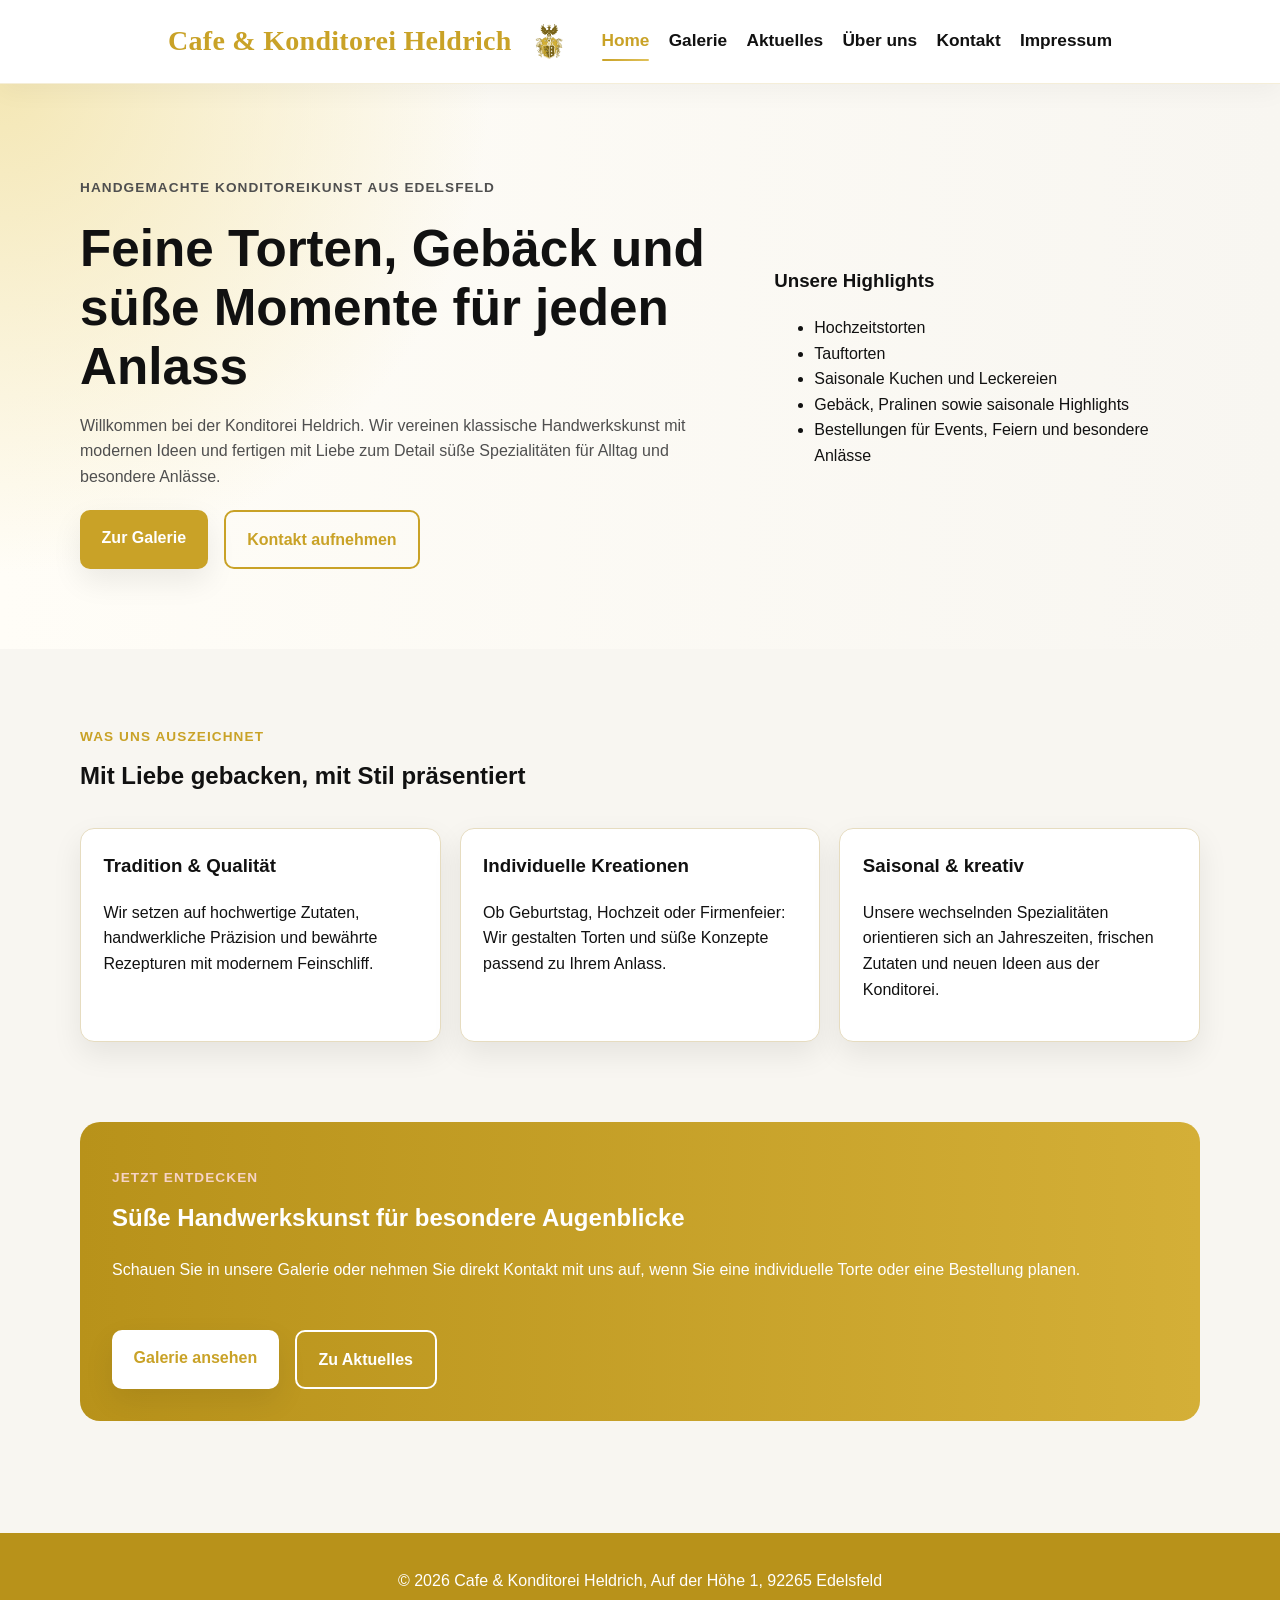
<file: index.html>
<!DOCTYPE html>
<html lang="de">
<head>
  <meta charset="UTF-8">
  <meta name="viewport" content="width=device-width, initial-scale=1.0">
  <title>Konditorei Heldrich - Impressum</title>
  <link rel="stylesheet" href="css/style.css">
</head>
<body>
  <header class="site-header">
    <div class="container header-inner">
      <div class="brand-area">
        <h1 class="logo">Cafe & Konditorei Heldrich</h1>
        <img src="images/logo.png" alt="Logo der Konditorei Heldrich" class="brand-logo">
      </div>

      <nav class="main-nav">
        <ul>
          <li><a href="index.html" class="active">Home</a></li>
          <li><a href="galerie.html">Galerie</a></li>
          <li><a href="aktuelles.html">Aktuelles</a></li>
          <li><a href="ueber-uns.html">Über uns</a></li>
          <li><a href="kontakt.html">Kontakt</a></li>
          <li><a href="impressum.html">Impressum</a></li>
        </ul>
      </nav>
    </div>
  </header>

  <main>
    <section class="hero hero-home">
      <div class="container hero-grid">
        <div class="hero-text">
          <p class="eyebrow">Handgemachte Konditoreikunst aus Edelsfeld</p>
          <h2>Feine Torten, Gebäck und süße Momente für jeden Anlass</h2>
          <p>
            Willkommen bei der Konditorei Heldrich. Wir vereinen klassische Handwerkskunst
            mit modernen Ideen und fertigen mit Liebe zum Detail süße Spezialitäten für Alltag und besondere Anlässe.
          </p>
          <div class="hero-buttons">
            <a href="galerie.html" class="button">Zur Galerie</a>
            <a href="kontakt.html" class="button button-secondary">Kontakt aufnehmen</a>
          </div>
        </div>

        <div class="hero-card">
          <h3>Unsere Highlights</h3>
          <ul>
            <li>Hochzeitstorten</li>
            <li>Tauftorten</li>
            <li>Saisonale Kuchen und Leckereien</li>
            <li>Gebäck, Pralinen sowie saisonale Highlights</li>
            <li>Bestellungen für Events, Feiern und besondere Anlässe</li>
          </ul>
        </div>
      </div>
    </section>

    <section class="content-section">
      <div class="container">
        <div class="section-heading">
          <p class="eyebrow">Was uns auszeichnet</p>
          <h2>Mit Liebe gebacken, mit Stil präsentiert</h2>
        </div>

        <div class="feature-grid">
          <div class="card feature-card">
            <h3>Tradition & Qualität</h3>
            <p>
              Wir setzen auf hochwertige Zutaten, handwerkliche Präzision
              und bewährte Rezepturen mit modernem Feinschliff.
            </p>
          </div>

          <div class="card feature-card">
            <h3>Individuelle Kreationen</h3>
            <p>
              Ob Geburtstag, Hochzeit oder Firmenfeier:
              Wir gestalten Torten und süße Konzepte passend zu Ihrem Anlass.
            </p>
          </div>

          <div class="card feature-card">
            <h3>Saisonal & kreativ</h3>
            <p>
              Unsere wechselnden Spezialitäten orientieren sich an Jahreszeiten,
              frischen Zutaten und neuen Ideen aus der Konditorei.
            </p>
          </div>
        </div>
      </div>
    </section>

    <section class="highlight-section">
      <div class="container highlight-box">
        <div>
          <p class="eyebrow">Jetzt entdecken</p>
          <h2>Süße Handwerkskunst für besondere Augenblicke</h2>
          <p>
            Schauen Sie in unsere Galerie oder nehmen Sie direkt Kontakt mit uns auf,
            wenn Sie eine individuelle Torte oder eine Bestellung planen.
          </p>
        </div>
        <div class="highlight-actions">
          <a href="galerie.html" class="button">Galerie ansehen</a>
          <a href="aktuelles.html" class="button button-secondary">Zu Aktuelles</a>
        </div>
      </div>
    </section>
  </main>

  <footer class="site-footer">
    <div class="container">
      <p>&copy; 2026 Cafe & Konditorei Heldrich, Auf der Höhe 1, 92265 Edelsfeld</p>
    </div>
  </footer>

  <script src="js/main.js"></script>
</body>
</html>
</file>
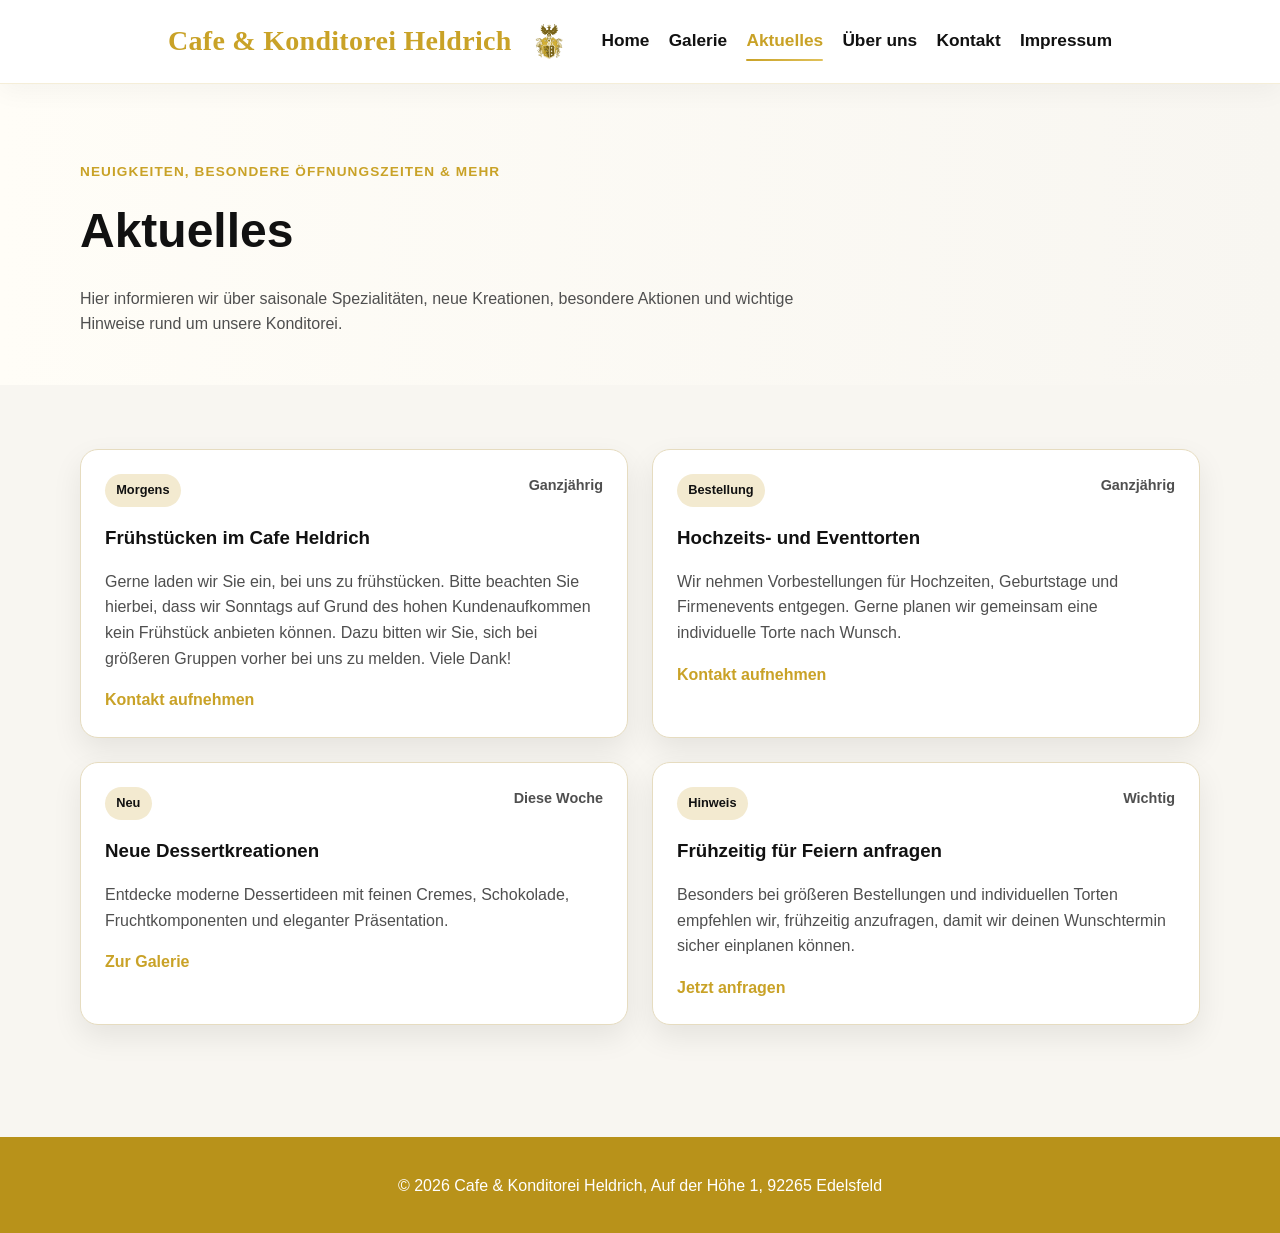
<file: aktuelles.html>
<!DOCTYPE html>
<html lang="de">
<head>
  <meta charset="UTF-8">
  <meta name="viewport" content="width=device-width, initial-scale=1.0">
  <title>Cafe & Konditorei Heldrich - Aktuelles</title>
  <link rel="stylesheet" href="css/style.css">
</head>
<body>
  <header class="site-header">
    <div class="container header-inner">
      <div class="brand-area">
        <h1 class="logo">Cafe & Konditorei Heldrich</h1>
        <img src="images/logo.png" alt="Logo der Konditorei Heldrich" class="brand-logo">
      </div>

      <nav class="main-nav">
        <ul>
          <li><a href="index.html">Home</a></li>
          <li><a href="galerie.html">Galerie</a></li>
          <li><a href="aktuelles.html" class="active">Aktuelles</a></li>
          <li><a href="ueber-uns.html">Über uns</a></li>
          <li><a href="kontakt.html">Kontakt</a></li>
          <li><a href="impressum.html">Impressum</a></li>
        </ul>
      </nav>
    </div>
  </header>

  <main>
    <section class="page-hero">
      <div class="container">
        <p class="eyebrow">Neuigkeiten, besondere Öffnungszeiten & mehr</p>
        <h2>Aktuelles</h2>
        <p class="page-hero-text">
          Hier informieren wir über saisonale Spezialitäten, neue Kreationen,
          besondere Aktionen und wichtige Hinweise rund um unsere Konditorei.
        </p>
      </div>
    </section>

    <section class="content-section">
      <div class="container">
        <div class="news-grid">
          <article class="news-card">
            <div class="news-meta">
              <span class="news-tag">Morgens</span>
              <span class="news-date">Ganzjährig</span>
            </div>
            <h3>Frühstücken im Cafe Heldrich</h3>
            <p>
              Gerne laden wir Sie ein, bei uns zu frühstücken.
              Bitte beachten Sie hierbei, dass wir Sonntags auf Grund des hohen Kundenaufkommen
              kein Frühstück anbieten können.
              Dazu bitten wir Sie, sich bei größeren Gruppen vorher bei uns zu melden.
              Viele Dank!
            </p>
            <a href="kontakt.html" class="text-link">Kontakt aufnehmen</a>
          </article>

          <article class="news-card">
            <div class="news-meta">
              <span class="news-tag">Bestellung</span>
              <span class="news-date">Ganzjährig</span>
            </div>
            <h3>Hochzeits- und Eventtorten</h3>
            <p>
              Wir nehmen Vorbestellungen für Hochzeiten, Geburtstage und Firmenevents entgegen.
              Gerne planen wir gemeinsam eine individuelle Torte nach Wunsch.
            </p>
            <a href="kontakt.html" class="text-link">Kontakt aufnehmen</a>
          </article>

          <article class="news-card">
            <div class="news-meta">
              <span class="news-tag">Neu</span>
              <span class="news-date">Diese Woche</span>
            </div>
            <h3>Neue Dessertkreationen</h3>
            <p>
              Entdecke moderne Dessertideen mit feinen Cremes, Schokolade,
              Fruchtkomponenten und eleganter Präsentation.
            </p>
            <a href="galerie.html" class="text-link">Zur Galerie</a>
          </article>

          <article class="news-card">
            <div class="news-meta">
              <span class="news-tag">Hinweis</span>
              <span class="news-date">Wichtig</span>
            </div>
            <h3>Frühzeitig für Feiern anfragen</h3>
            <p>
              Besonders bei größeren Bestellungen und individuellen Torten empfehlen wir,
              frühzeitig anzufragen, damit wir deinen Wunschtermin sicher einplanen können.
            </p>
            <a href="kontakt.html" class="text-link">Jetzt anfragen</a>
          </article>
        </div>
      </div>
    </section>
  </main>

  <footer class="site-footer">
    <div class="container">
      <p>&copy; 2026 Cafe & Konditorei Heldrich, Auf der Höhe 1, 92265 Edelsfeld</p>
    </div>
  </footer>

  <script src="js/main.js"></script>
</body>
</html>
</file>
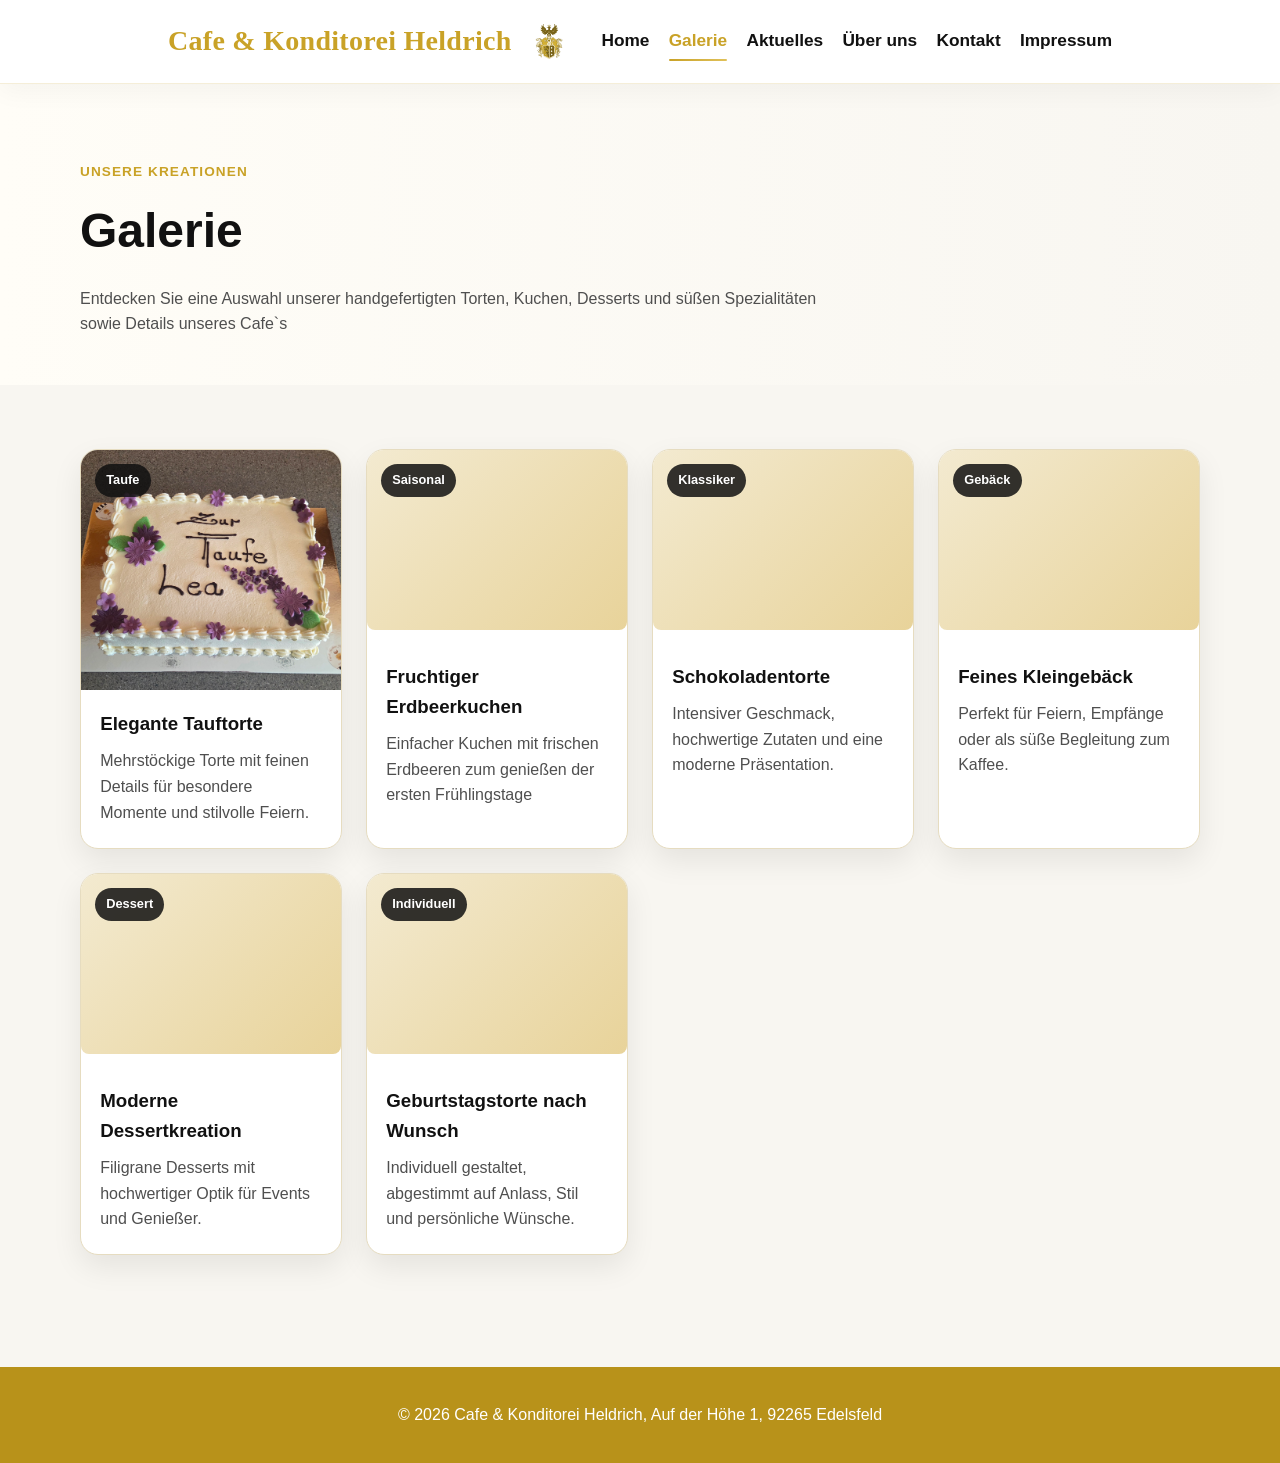
<file: galerie.html>
<!DOCTYPE html>
<html lang="de">
<head>
  <meta charset="UTF-8">
  <meta name="viewport" content="width=device-width, initial-scale=1.0">
  <title>Konditorei Heldrich - Galerie</title>
  <link rel="stylesheet" href="css/style.css">
</head>
<body>
  <header class="site-header">
    <div class="container header-inner">
      <div class="brand-area">
        <h1 class="logo">Cafe & Konditorei Heldrich</h1>
        <img src="images/logo.png" alt="Logo der Konditorei Heldrich" class="brand-logo">
      </div>

      <nav class="main-nav">
        <ul>
          <li><a href="index.html">Home</a></li>
          <li><a href="galerie.html" class="active">Galerie</a></li>
          <li><a href="aktuelles.html">Aktuelles</a></li>
          <li><a href="ueber-uns.html">Über uns</a></li>
          <li><a href="kontakt.html">Kontakt</a></li>
          <li><a href="impressum.html">Impressum</a></li>
        </ul>
      </nav>
    </div>
  </header>

  <main>
    <section class="page-hero">
      <div class="container">
        <p class="eyebrow">Unsere Kreationen</p>
        <h2>Galerie</h2>
        <p class="page-hero-text">
          Entdecken Sie eine Auswahl unserer handgefertigten Torten, Kuchen, Desserts
          und süßen Spezialitäten sowie Details unseres Cafe`s
        </p>
      </div>
    </section>

    <section class="content-section">
      <div class="container">
        <div class="gallery-grid gallery-grid-premium">
          <article class="gallery-card">
            <div class="gallery-image-wrapper">
              <img src="images/tauftortelea2.jpg" alt="Elegante Tauftorte" class="gallery-image-real">
              <span class="gallery-badge">Taufe</span>
            </div>
            <div class="gallery-content">
              <h3>Elegante Tauftorte</h3>
              <p>
                Mehrstöckige Torte mit feinen Details für besondere Momente und stilvolle Feiern.
              </p>
            </div>
          </article>

          <article class="gallery-card">
            <div class="gallery-image-wrapper">
              <div class="placeholder-image gallery-image"></div>
              <span class="gallery-badge">Saisonal</span>
            </div>
            <div class="gallery-content">
              <h3>Fruchtiger Erdbeerkuchen</h3>
              <p>
                Einfacher Kuchen mit frischen Erdbeeren zum genießen der ersten Frühlingstage
              </p>
            </div>
          </article>

          <article class="gallery-card">
            <div class="gallery-image-wrapper">
              <div class="placeholder-image gallery-image"></div>
              <span class="gallery-badge">Klassiker</span>
            </div>
            <div class="gallery-content">
              <h3>Schokoladentorte</h3>
              <p>
                Intensiver Geschmack, hochwertige Zutaten und eine moderne Präsentation.
              </p>
            </div>
          </article>

          <article class="gallery-card">
            <div class="gallery-image-wrapper">
              <div class="placeholder-image gallery-image"></div>
              <span class="gallery-badge">Gebäck</span>
            </div>
            <div class="gallery-content">
              <h3>Feines Kleingebäck</h3>
              <p>
                Perfekt für Feiern, Empfänge oder als süße Begleitung zum Kaffee.
              </p>
            </div>
          </article>

          <article class="gallery-card">
            <div class="gallery-image-wrapper">
              <div class="placeholder-image gallery-image"></div>
              <span class="gallery-badge">Dessert</span>
            </div>
            <div class="gallery-content">
              <h3>Moderne Dessertkreation</h3>
              <p>
                Filigrane Desserts mit hochwertiger Optik für Events und Genießer.
              </p>
            </div>
          </article>

          <article class="gallery-card">
            <div class="gallery-image-wrapper">
              <div class="placeholder-image gallery-image"></div>
              <span class="gallery-badge">Individuell</span>
            </div>
            <div class="gallery-content">
              <h3>Geburtstagstorte nach Wunsch</h3>
              <p>
                Individuell gestaltet, abgestimmt auf Anlass, Stil und persönliche Wünsche.
              </p>
            </div>
          </article>
        </div>
      </div>
    </section>
  </main>

  <footer class="site-footer">
    <div class="container">
      <p>&copy; 2026 Cafe & Konditorei Heldrich, Auf der Höhe 1, 92265 Edelsfeld</p>
    </div>
  </footer>

  <script src="js/main.js"></script>
</body>
</html>
</file>
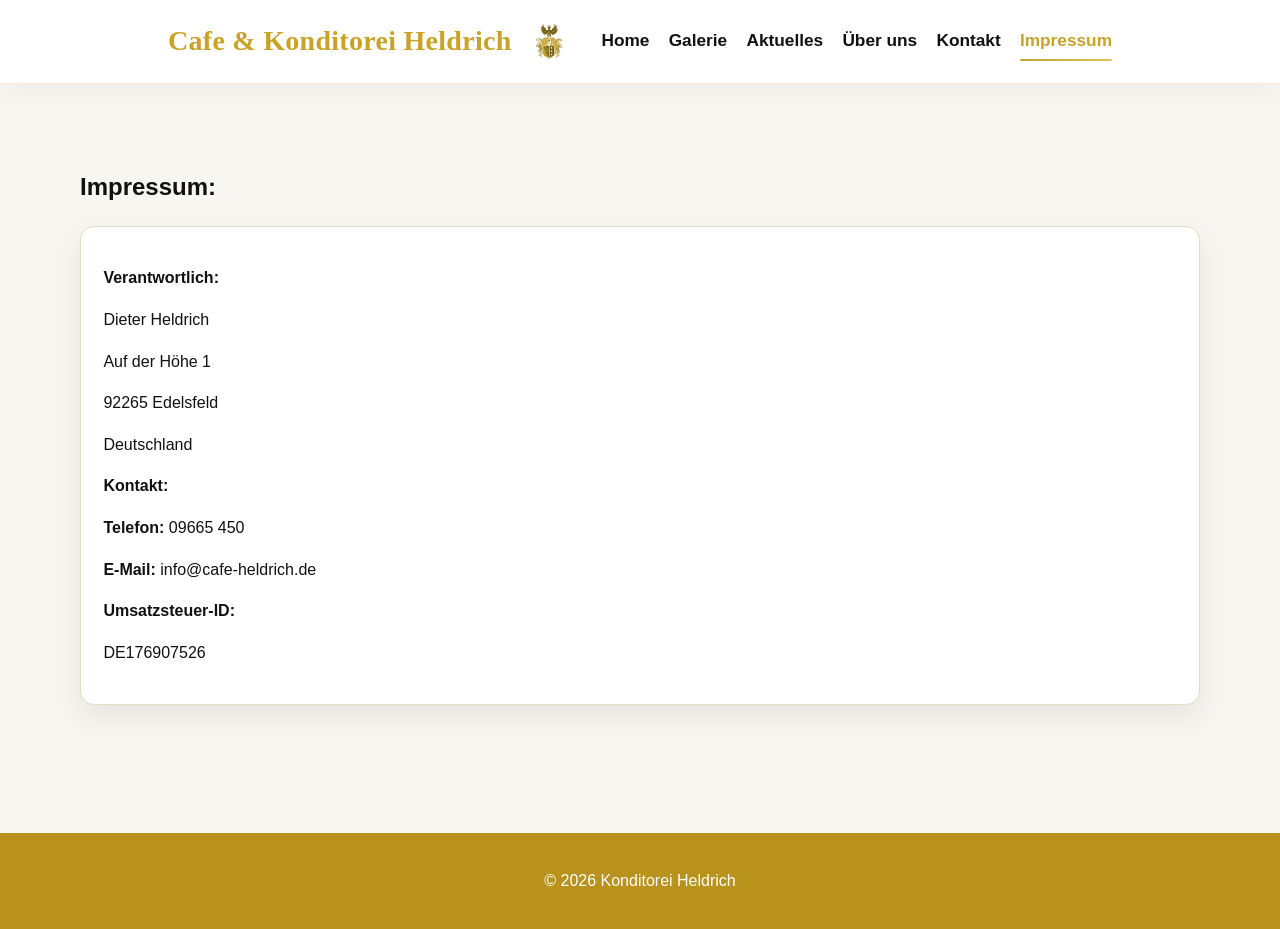
<file: impressum.html>
<!DOCTYPE html>
<html lang="de">
<head>
  <meta charset="UTF-8">
  <meta name="viewport" content="width=device-width, initial-scale=1.0">
  <title>Cafe & Konditorei Heldrich - Impressum</title>
  <link rel="stylesheet" href="css/style.css">
</head>
<body>
  <header class="site-header">
    <div class="container header-inner">
      <div class="brand-area">
        <h1 class="logo">Cafe & Konditorei Heldrich</h1>
        <img src="images/logo.png" alt="Logo der Konditorei Heldrich" class="brand-logo">
      </div>

      <nav class="main-nav">
        <ul>
          <li><a href="index.html">Home</a></li>
          <li><a href="galerie.html">Galerie</a></li>
          <li><a href="aktuelles.html">Aktuelles</a></li>
          <li><a href="ueber-uns.html">Über uns</a></li>
          <li><a href="kontakt.html">Kontakt</a></li>
          <li><a href="impressum.html" class="active">Impressum</a></li>
        </ul>
      </nav>
    </div>
  </header>

  <main class="content-section">
    <div class="container">
      <h2><strong>Impressum:</strong></h2>
      <div class="card">
        <p><strong>Verantwortlich:</strong></p>
        <p>Dieter Heldrich</p>
        <p>Auf der Höhe 1</p>
        <p>92265 Edelsfeld</p>
        <p>Deutschland</p>
        <p><strong>Kontakt:</strong></p>
        <p><strong>Telefon:</strong> 09665 450</p>
        <p><strong>E-Mail:</strong> info@cafe-heldrich.de</p>
        <p><strong>Umsatzsteuer-ID:</strong></p>
        <p>DE176907526</p>
      </div>
    </div>
  </main>

  <footer class="site-footer">
    <div class="container">
      <p>&copy; 2026 Konditorei Heldrich</p>
    </div>
  </footer>

  <script src="js/main.js"></script>
</body>
</html>
</file>
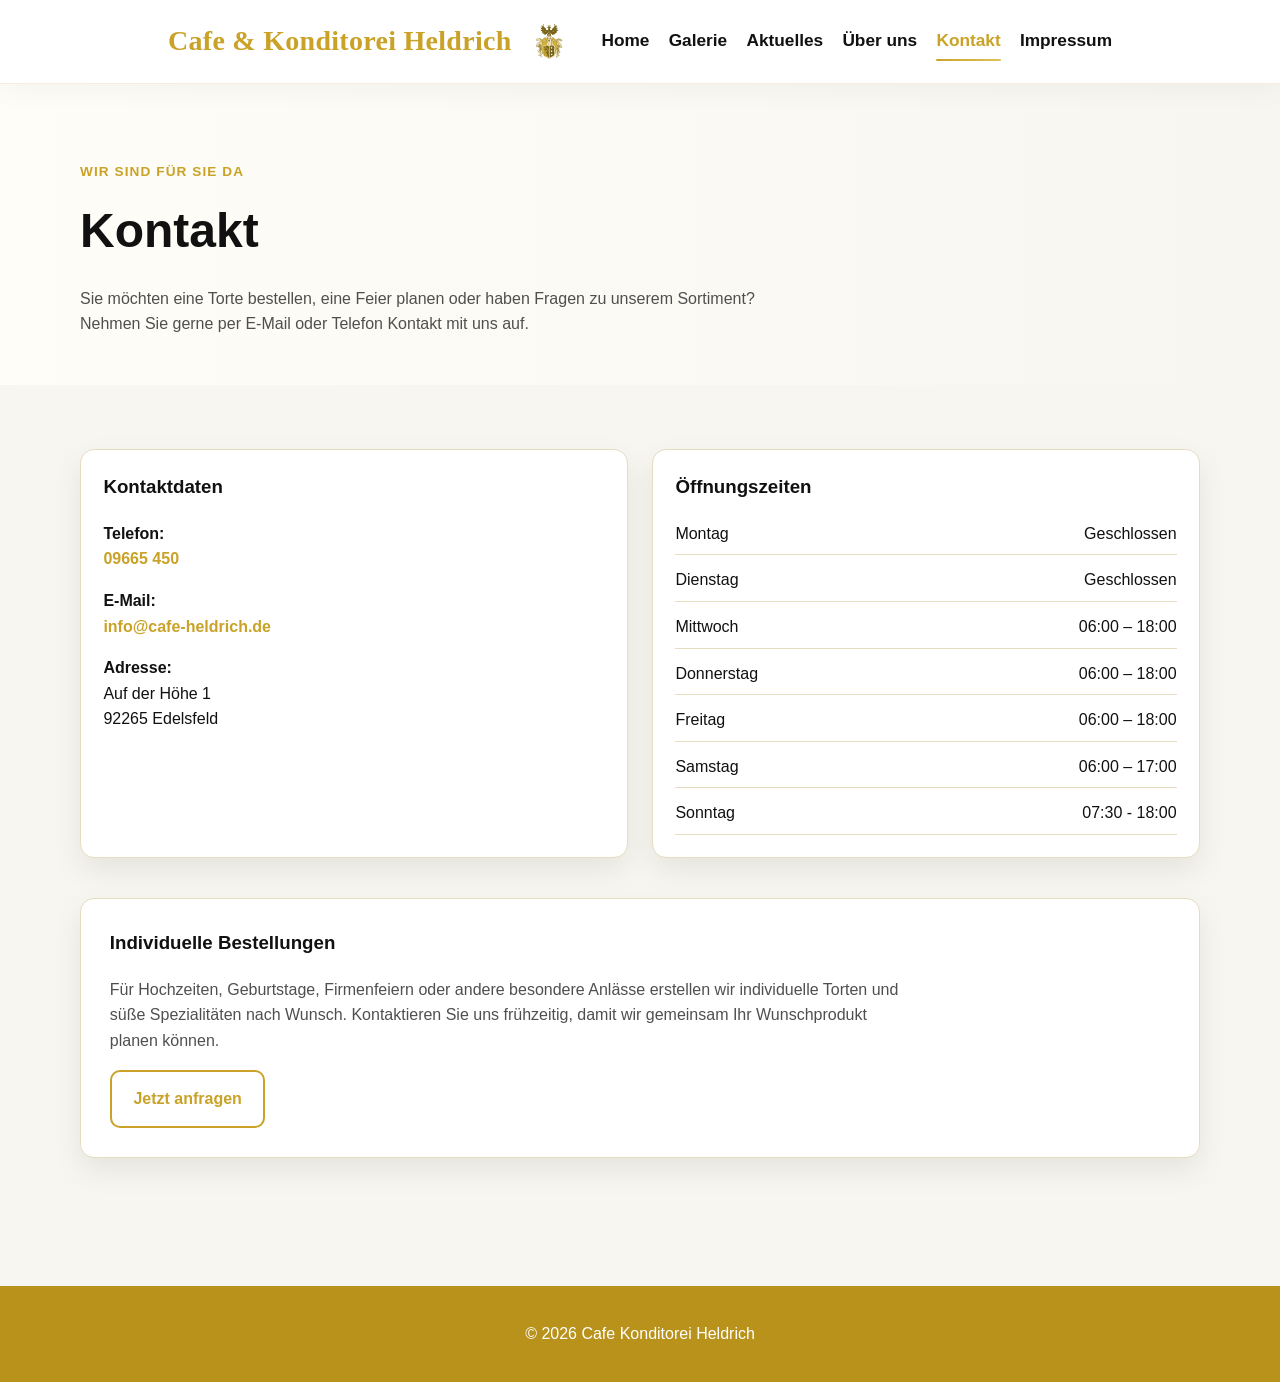
<file: kontakt.html>
<!DOCTYPE html>
<html lang="de">
<head>
  <meta charset="UTF-8">
  <meta name="viewport" content="width=device-width, initial-scale=1.0">
  <title>Cafe & Konditorei Heldrich - Kontakt</title>
  <link rel="stylesheet" href="css/style.css">
</head>
<body>
  <header class="site-header">
    <div class="container header-inner">
      <div class="brand-area">
        <h1 class="logo">Cafe & Konditorei Heldrich</h1>
        <img src="images/logo.png" alt="Logo der Konditorei Heldrich" class="brand-logo">
      </div>

      <nav class="main-nav">
        <ul>
          <li><a href="index.html">Home</a></li>
          <li><a href="galerie.html">Galerie</a></li>
          <li><a href="aktuelles.html">Aktuelles</a></li>
          <li><a href="ueber-uns.html">Über uns</a></li>
          <li><a href="kontakt.html" class="active">Kontakt</a></li>
          <li><a href="impressum.html">Impressum</a></li>
        </ul>
      </nav>
    </div>
  </header>

  <main>
    <section class="page-hero">
      <div class="container">
        <p class="eyebrow">Wir sind für Sie da</p>
        <h2>Kontakt</h2>
        <p class="page-hero-text">
          Sie möchten eine Torte bestellen, eine Feier planen oder haben Fragen zu unserem Sortiment?
          <br>Nehmen Sie gerne per E-Mail oder Telefon Kontakt mit uns auf.
        </p>
      </div>
    </section>

    <section class="content-section">
      <div class="container">
        <div class="contact-grid">
          <div class="card contact-card">
            <h3>Kontaktdaten</h3>
            <p><strong>Telefon:</strong><br><a href="tel:+499665450">09665 450</a></p>
            <p><strong>E-Mail:</strong><br><a href="mailto:info@cafe-heldrich.de">info@cafe-heldrich.de</a></p>
            <p><strong>Adresse:</strong><br>Auf der Höhe 1<br>92265 Edelsfeld</p>
          </div>

          <div class="card contact-card">
            <h3>Öffnungszeiten</h3>
            <div class="opening-hours">
              <div><span>Montag</span><span>Geschlossen</span></div>
              <div><span>Dienstag</span><span>Geschlossen</span></div>
              <div><span>Mittwoch</span><span>06:00 – 18:00</span></div>
              <div><span>Donnerstag</span><span>06:00 – 18:00</span></div>
              <div><span>Freitag</span><span>06:00 – 18:00</span></div>
              <div><span>Samstag</span><span>06:00 – 17:00</span></div>
              <div><span>Sonntag</span><span>07:30 - 18:00</span></div>
            </div>
          </div>
        </div>

        <div class="contact-info-box">
          <div class="card contact-wide-card">
            <h3>Individuelle Bestellungen</h3>
            <p>
              Für Hochzeiten, Geburtstage, Firmenfeiern oder andere besondere Anlässe erstellen wir
              individuelle Torten und süße Spezialitäten nach Wunsch. Kontaktieren Sie uns frühzeitig,
              damit wir gemeinsam Ihr Wunschprodukt planen können.
            </p>
            <div class="hero-buttons">
            <a href="mailto:info@cafe-heldrich.de" class="button button-secondary">Jetzt anfragen</a>
            </div>
          </div>
        </div>
      </div>
    </section>
  </main>

  <footer class="site-footer">
    <div class="container">
      <p>&copy; 2026 Cafe Konditorei Heldrich</p>
    </div>
  </footer>

  <script src="js/main.js"></script>
</body>
</html>
</file>
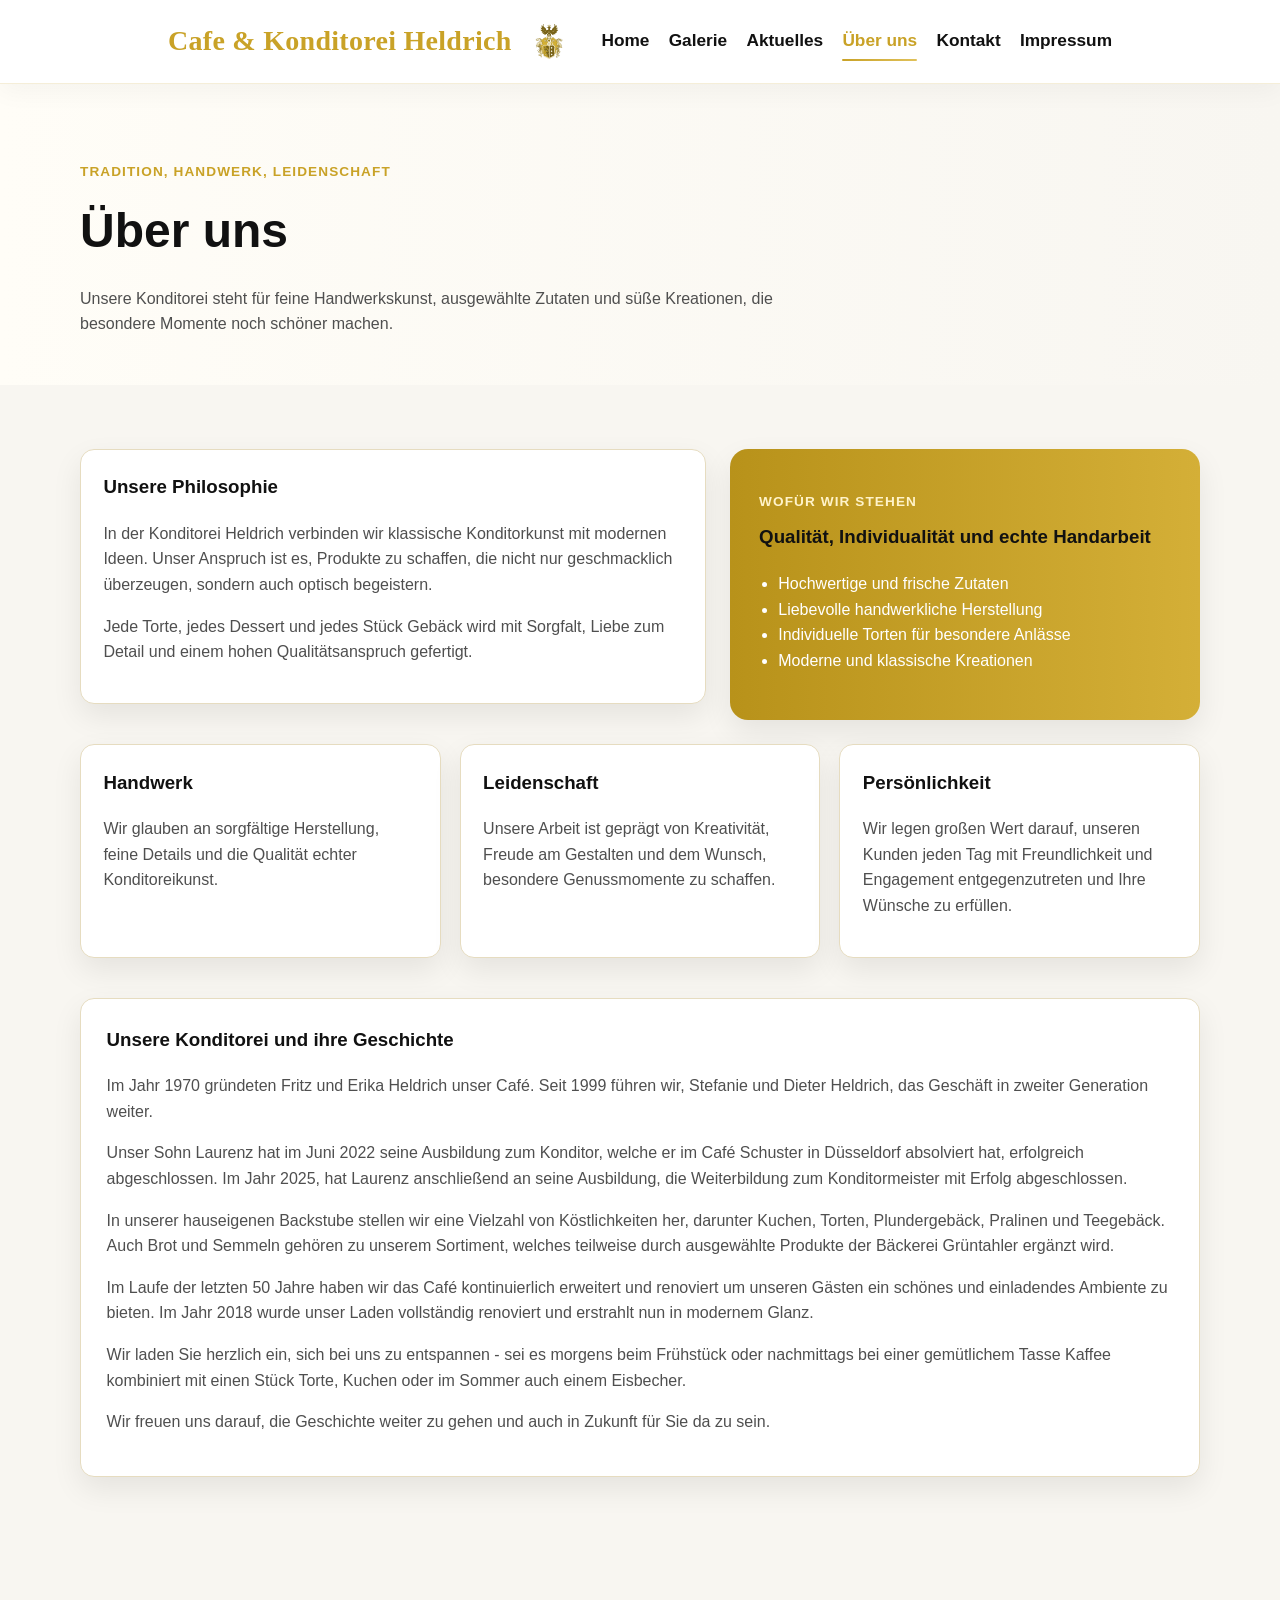
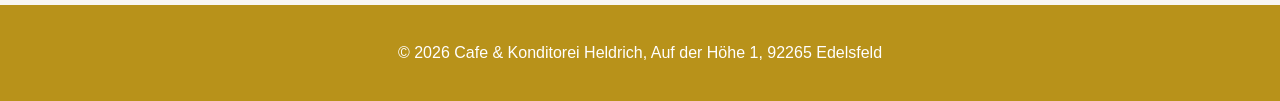
<file: ueber-uns.html>
<!DOCTYPE html>
<html lang="de">
<head>
  <meta charset="UTF-8">
  <meta name="viewport" content="width=device-width, initial-scale=1.0">
  <title>Cafe & Konditorei Heldrich - Über uns</title>
  <link rel="stylesheet" href="css/style.css">
</head>
<body>
  <header class="site-header">
    <div class="container header-inner">
      <div class="brand-area">
        <h1 class="logo">Cafe & Konditorei Heldrich</h1>
        <img src="images/logo.png" alt="Logo der Konditorei Heldrich" class="brand-logo">
      </div>

      <nav class="main-nav">
        <ul>
          <li><a href="index.html">Home</a></li>
          <li><a href="galerie.html">Galerie</a></li>
          <li><a href="aktuelles.html">Aktuelles</a></li>
          <li><a href="ueber-uns.html" class="active">Über uns</a></li>
          <li><a href="kontakt.html">Kontakt</a></li>
          <li><a href="impressum.html">Impressum</a></li>
        </ul>
      </nav>
    </div>
  </header>

  <main>
    <section class="page-hero">
      <div class="container">
        <p class="eyebrow">Tradition, Handwerk, Leidenschaft</p>
        <h2>Über uns</h2>
        <p class="page-hero-text">
          Unsere Konditorei steht für feine Handwerkskunst, ausgewählte Zutaten
          und süße Kreationen, die besondere Momente noch schöner machen.
        </p>
      </div>
    </section>

    <section class="content-section">
      <div class="container">
        <div class="about-grid">
          <div class="about-text-card card">
            <h3>Unsere Philosophie</h3>
            <p>
              In der Konditorei Heldrich verbinden wir klassische Konditorkunst mit
              modernen Ideen. Unser Anspruch ist es, Produkte zu schaffen, die nicht nur
              geschmacklich überzeugen, sondern auch optisch begeistern.
            </p>
            <p>
              Jede Torte, jedes Dessert und jedes Stück Gebäck wird mit Sorgfalt,
              Liebe zum Detail und einem hohen Qualitätsanspruch gefertigt.
            </p>
          </div>

          <div class="about-highlight-card">
            <p class="eyebrow">Wofür wir stehen</p>
            <h3>Qualität, Individualität und echte Handarbeit</h3>
            <ul>
              <li>Hochwertige und frische Zutaten</li>
              <li>Liebevolle handwerkliche Herstellung</li>
              <li>Individuelle Torten für besondere Anlässe</li>
              <li>Moderne und klassische Kreationen</li>
            </ul>
          </div>
        </div>

        <div class="about-values-grid">
          <div class="card value-card">
            <h3>Handwerk</h3>
            <p>
              Wir glauben an sorgfältige Herstellung, feine Details und die Qualität
              echter Konditoreikunst.
            </p>
          </div>

          <div class="card value-card">
            <h3>Leidenschaft</h3>
            <p>
              Unsere Arbeit ist geprägt von Kreativität, Freude am Gestalten
              und dem Wunsch, besondere Genussmomente zu schaffen.
            </p>
          </div>

          <div class="card value-card">
            <h3>Persönlichkeit</h3>
            <p>
              Wir legen großen Wert darauf, unseren Kunden jeden Tag mit Freundlichkeit
              und Engagement entgegenzutreten und Ihre Wünsche zu erfüllen.
            </p>
          </div>
        </div>

        <div class="about-story card">
          <h3>Unsere Konditorei und ihre Geschichte</h3>
          <p>
            Im Jahr 1970 gründeten Fritz und Erika Heldrich unser Café. Seit 1999 führen wir, Stefanie und Dieter
            Heldrich, das Geschäft in zweiter Generation weiter.
          <p>
            Unser Sohn Laurenz hat im Juni 2022 seine Ausbildung
            zum Konditor, welche er im Café Schuster in Düsseldorf absolviert hat, erfolgreich abgeschlossen. Im Jahr
            2025, hat Laurenz anschließend an seine Ausbildung, die Weiterbildung zum Konditormeister mit Erfolg
            abgeschlossen.
          </p>
          <p>
            In unserer hauseigenen Backstube stellen wir eine Vielzahl von Köstlichkeiten her, darunter
            Kuchen, Torten, Plundergebäck, Pralinen und Teegebäck. Auch Brot und Semmeln gehören zu unserem Sortiment,
            welches teilweise durch ausgewählte Produkte der Bäckerei Grüntahler ergänzt wird.
          </p>
          <p>
            Im Laufe der letzten 50 Jahre haben wir das Café kontinuierlich erweitert und renoviert um unseren Gästen ein schönes und einladendes
            Ambiente zu bieten. Im Jahr 2018 wurde unser Laden vollständig renoviert und erstrahlt nun in modernem Glanz.
          </p>
          <p>
            Wir laden Sie herzlich ein, sich bei uns zu entspannen - sei es morgens beim Frühstück oder nachmittags bei
            einer gemütlichem Tasse Kaffee kombiniert mit einen Stück Torte, Kuchen oder im Sommer auch einem Eisbecher.
          </p>
          <p>
            Wir freuen uns darauf, die Geschichte weiter zu gehen und auch in Zukunft für Sie da zu sein.
          </p>
        </div>
      </div>
    </section>
  </main>

  <footer class="site-footer">
    <div class="container">
      <p>&copy; 2026 Cafe & Konditorei Heldrich, Auf der Höhe 1, 92265 Edelsfeld</p>
    </div>
  </footer>

  <script src="js/main.js"></script>
</body>
</html>
</file>
<file: css/style.css>
* {
  box-sizing: border-box;
}

:root {
  --bg: #f8f6f1;
  --white: #ffffff;
  --text: #111111;
  --muted: #4f4f4f;
  --primary: #c9a227;
  --primary-dark: #a88412;
  --accent: #f3ead0;
  --border: #e6dcc0;
  --shadow: 0 12px 30px rgba(0, 0, 0, 0.08);
}

body {
  margin: 0;
  font-family: Arial, sans-serif;
  color: var(--text);
  background-color: var(--bg);
  line-height: 1.6;
}

.container {
  width: min(1120px, 90%);
  margin: 0 auto;
}

.site-header {
  background-color: rgba(255, 255, 255, 0.96);
  border-bottom: 1px solid rgba(201, 162, 39, 0.18);
  position: sticky;
  top: 0;
  z-index: 1000;
  backdrop-filter: blur(10px);
  box-shadow: 0 8px 24px rgba(0, 0, 0, 0.04);
}

.header-inner {
  display: flex;
  justify-content: center;
  align-items: center;
  gap: 2rem;
  padding: 1.15rem 0;
  flex-wrap: nowrap;
}

.brand-area {
  display: flex;
  align-items: center;
  gap: 0.75rem;
  flex-wrap: nowrap;
  flex-shrink: 0;
}

.brand-logo,
.brand-area img {
  height: 46px !important;
  width: auto !important;
  max-height: 46px !important;
  max-width: 46px !important;
  object-fit: contain !important;
  display: block !important;
  flex-shrink: 0;
}

.main-nav ul {
  list-style: none;
  display: flex;
  flex-wrap: wrap;
  gap: 1.2rem;
  padding: 0;
  margin: 0;
  align-items: center;
  justify-content: flex-end;
}

.main-nav a {
  text-decoration: none;
  color: #111111;
  font-weight: 700;
  position: relative;
  padding: 0.4rem 0;
  font-size: 1.08rem;
  transition: color 0.25s ease;
}

.main-nav a:hover,
.main-nav a.active {
  color: var(--primary);
}

.main-nav a::after {
  content: "";
  position: absolute;
  left: 0;
  bottom: -4px;
  width: 0;
  height: 2px;
  background: linear-gradient(to right, var(--primary), #e0c15a);
  border-radius: 999px;
  transition: width 0.25s ease;
}

.main-nav a:hover::after,
.main-nav a.active::after {
  width: 100%;
}

.main-nav a.active {
  font-weight: 800;
}

.hero {
  padding: 5rem 0;
}

.hero-home {
  background:
    radial-gradient(circle at top left, #f4e7b5, transparent 35%),
    linear-gradient(to right, #fffdf7, #f8f6f1);
}

.hero-grid {
  display: grid;
  grid-template-columns: 1.4fr 0.9fr;
  gap: 2rem;
  align-items: center;
}

.eyebrow {
  color: var(--primary);
  font-weight: bold;
  text-transform: uppercase;
  letter-spacing: 0.08em;
  font-size: 0.85rem;
  margin-bottom: 0.6rem;
}

.hero-text h2 {
  font-size: clamp(2rem, 4vw, 3.4rem);
  line-height: 1.15;
  margin: 0 0 1rem;
  color: #111111;
}

.hero-text p {
  max-width: 700px;
  color: var(--muted);
  margin-bottom: 1.3rem;
}

.hero-buttons {
  display: flex;
  gap: 1rem;
  flex-wrap: wrap;
}

.button {
  display: inline-block;
  background-color: var(--primary);
  color: white;
  text-decoration: none;
  padding: 0.9rem 1.35rem;
  border-radius: 10px;
  font-weight: bold;
  transition: 0.2s ease;
  box-shadow: var(--shadow);
}

.button:hover {
  background-color: var(--primary-dark);
  transform: translateY(-2px);
}

.button-secondary {
  background-color: transparent;
  color: var(--primary);
  border: 2px solid var(--primary);
  box-shadow: none;
}

.button-secondary:hover {
  background-color: var(--primary);
  color: white;
}

.hero-image-card {
  background: var(--white);
  border: 1px solid var(--border);
  border-radius: 20px;
  overflow: hidden;
  box-shadow: var(--shadow);
  min-height: 420px;
}

.hero-image {
  width: 100%;
  height: 100%;
  min-height: 420px;
  object-fit: cover;
  display: block;
}

.content-section {
  padding: 4rem 0;
}

.section-heading {
  margin-bottom: 2rem;
}

.section-heading h2 {
  margin: 0;
  color: #111111;
}

.feature-grid {
  display: grid;
  grid-template-columns: repeat(3, 1fr);
  gap: 1.2rem;
}

.card {
  background: white;
  padding: 1.4rem;
  border-radius: 14px;
  border: 1px solid var(--border);
  box-shadow: var(--shadow);
  margin-bottom: 1rem;
}

.feature-card h3 {
  margin-top: 0;
  color: #111111;
}

.highlight-section {
  padding: 0 0 4rem;
}

.highlight-box {
  background: linear-gradient(to right, #b8921a, #d4af37);
  color: white;
  border-radius: 20px;
  padding: 2rem;
  display: flex;
  justify-content: space-between;
  gap: 2rem;
  align-items: center;
  flex-wrap: wrap;
}

.highlight-box h2 {
  margin-top: 0;
}

.highlight-box .eyebrow {
  color: #f6d3c6;
}

.highlight-actions {
  display: flex;
  gap: 1rem;
  flex-wrap: wrap;
}

.highlight-box .button {
  background-color: white;
  color: var(--primary);
}

.highlight-box .button:hover {
  background-color: #f8ece7;
}

.highlight-box .button-secondary {
  background: transparent;
  color: white;
  border-color: white;
}

.highlight-box .button-secondary:hover {
  background: rgba(255, 255, 255, 0.12);
  color: white;
}

.page-hero {
  padding: 4rem 0 2rem;
  background: linear-gradient(to right, #fffdf7, #f8f6f1);
}

.page-hero h2 {
  margin: 0 0 0.8rem;
  font-size: clamp(2rem, 4vw, 3rem);
  color: #111111;
}

.page-hero-text {
  max-width: 760px;
  color: var(--muted);
}

.gallery-grid {
  display: grid;
  grid-template-columns: repeat(auto-fit, minmax(220px, 1fr));
  gap: 1rem;
}

.gallery-grid-premium {
  grid-template-columns: repeat(auto-fit, minmax(260px, 1fr));
  gap: 1.5rem;
}

.gallery-item {
  background: white;
  border: 1px solid var(--border);
  border-radius: 10px;
  overflow: hidden;
  padding: 1rem;
}

.gallery-card {
  background: var(--white);
  border: 1px solid var(--border);
  border-radius: 18px;
  overflow: hidden;
  box-shadow: var(--shadow);
  transition: transform 0.25s ease, box-shadow 0.25s ease;
}

.gallery-card:hover {
  transform: translateY(-6px);
  box-shadow: 0 18px 38px rgba(0, 0, 0, 0.12);
}

.gallery-image-wrapper {
  position: relative;
  overflow: hidden;
}

.gallery-image {
  height: 240px;
  border-radius: 0;
  margin-bottom: 0;
  background: linear-gradient(135deg, #f3ead0, #e8d39a);
}

.gallery-image-real {
  width: 100%;
  height: 240px;
  object-fit: cover;
  display: block;
  transition: transform 0.35s ease;
}

.gallery-card:hover .gallery-image-real {
  transform: scale(1.04);
}

.gallery-badge {
  position: absolute;
  top: 14px;
  left: 14px;
  background-color: rgba(17, 17, 17, 0.85);
  color: white;
  font-size: 0.8rem;
  font-weight: bold;
  padding: 0.4rem 0.7rem;
  border-radius: 999px;
}

.gallery-content {
  padding: 1.2rem 1.2rem 1.4rem;
}

.gallery-content h3 {
  margin-top: 0;
  margin-bottom: 0.6rem;
  color: #111111;
}

.gallery-content p {
  margin: 0;
  color: var(--muted);
}

.placeholder-image {
  width: 100%;
  height: 180px;
  background-color: #f3ead0;
  border-radius: 8px;
  margin-bottom: 0.8rem;
}

.contact-grid {
  display: grid;
  grid-template-columns: 1fr 1fr;
  gap: 1.5rem;
}

.contact-card h3,
.contact-wide-card h3 {
  margin-top: 0;
  color: #111111;
}

.contact-card a,
.contact-wide-card a {
  color: var(--primary);
  text-decoration: none;
  font-weight: 600;
}

.contact-card a:hover,
.contact-wide-card a:hover {
  text-decoration: underline;
}

.opening-hours {
  display: grid;
  gap: 0.75rem;
}

.opening-hours div {
  display: flex;
  justify-content: space-between;
  gap: 1rem;
  padding-bottom: 0.5rem;
  border-bottom: 1px solid var(--border);
}

.contact-info-box {
  margin-top: 1.5rem;
}

.contact-wide-card {
  padding: 1.8rem;
}

.contact-wide-card p {
  max-width: 800px;
  color: var(--muted);
}

.news-grid {
  display: grid;
  grid-template-columns: repeat(2, 1fr);
  gap: 1.5rem;
}

.news-card {
  background: var(--white);
  border: 1px solid var(--border);
  border-radius: 18px;
  padding: 1.5rem;
  box-shadow: var(--shadow);
  transition: transform 0.25s ease, box-shadow 0.25s ease;
}

.news-card:hover {
  transform: translateY(-5px);
  box-shadow: 0 18px 38px rgba(0, 0, 0, 0.12);
}

.news-meta {
  display: flex;
  justify-content: space-between;
  gap: 1rem;
  margin-bottom: 1rem;
  flex-wrap: wrap;
}

.news-tag {
  background-color: var(--accent);
  color: #111111;
  font-size: 0.8rem;
  font-weight: 700;
  padding: 0.4rem 0.7rem;
  border-radius: 999px;
}

.news-date {
  color: var(--muted);
  font-size: 0.9rem;
  font-weight: 600;
}

.news-card h3 {
  margin-top: 0;
  margin-bottom: 0.8rem;
  color: #111111;
}

.news-card p {
  margin-bottom: 1rem;
  color: var(--muted);
}

.text-link {
  color: var(--primary);
  text-decoration: none;
  font-weight: 700;
}

.text-link:hover {
  text-decoration: underline;
}

.about-grid {
  display: grid;
  grid-template-columns: 1.2fr 0.9fr;
  gap: 1.5rem;
  margin-bottom: 1.5rem;
}

.about-text-card h3,
.about-highlight-card h3,
.value-card h3,
.about-story h3 {
  margin-top: 0;
  color: #111111;
}

.about-highlight-card {
  background: linear-gradient(to right, #b8921a, #d4af37);
  color: white;
  border-radius: 18px;
  padding: 1.8rem;
  box-shadow: var(--shadow);
}

.about-highlight-card .eyebrow {
  color: #fff3c9;
}

.about-highlight-card ul {
  margin: 1rem 0 0;
  padding-left: 1.2rem;
}

.about-values-grid {
  display: grid;
  grid-template-columns: repeat(3, 1fr);
  gap: 1.2rem;
  margin-bottom: 1.5rem;
}

.value-card p,
.about-story p,
.about-text-card p {
  color: var(--muted);
}

.about-story {
  padding: 1.6rem;
}

.site-footer {
  background-color: #b8921a;
  color: white;
  text-align: center;
  padding: 1.2rem 0;
  margin-top: 3rem;
}

@media (max-width: 900px) {
  .hero-grid,
  .feature-grid,
  .contact-grid,
  .news-grid,
  .about-grid,
  .about-values-grid {
    grid-template-columns: 1fr;
  }

  .header-inner {
    flex-wrap: wrap;
    align-items: flex-start;
  }

  .main-nav ul {
    justify-content: flex-start;
  }
}

@media (max-width: 600px) {
  .hero {
    padding: 3.5rem 0;
  }

  .hero-text h2 {
    font-size: 2rem;
  }

  .main-nav ul {
    gap: 0.7rem;
  }

  .main-nav a {
    font-size: 0.95rem;
  }

  .logo {
  font-size: 1.2rem;
  }

  .brand-logo,
  .brand-area img {
  height: 32px !important;
  max-height: 32px !important;
  max-width: 32px !important;
  }
}

.logo {
  margin: 0;
  color: var(--primary);
  font-family: "Lucida Calligraphy", cursive;
  font-size: 1.75rem;
  font-weight: 700;
  letter-spacing: 0.01em;
  white-space: nowrap;
}
</file>
